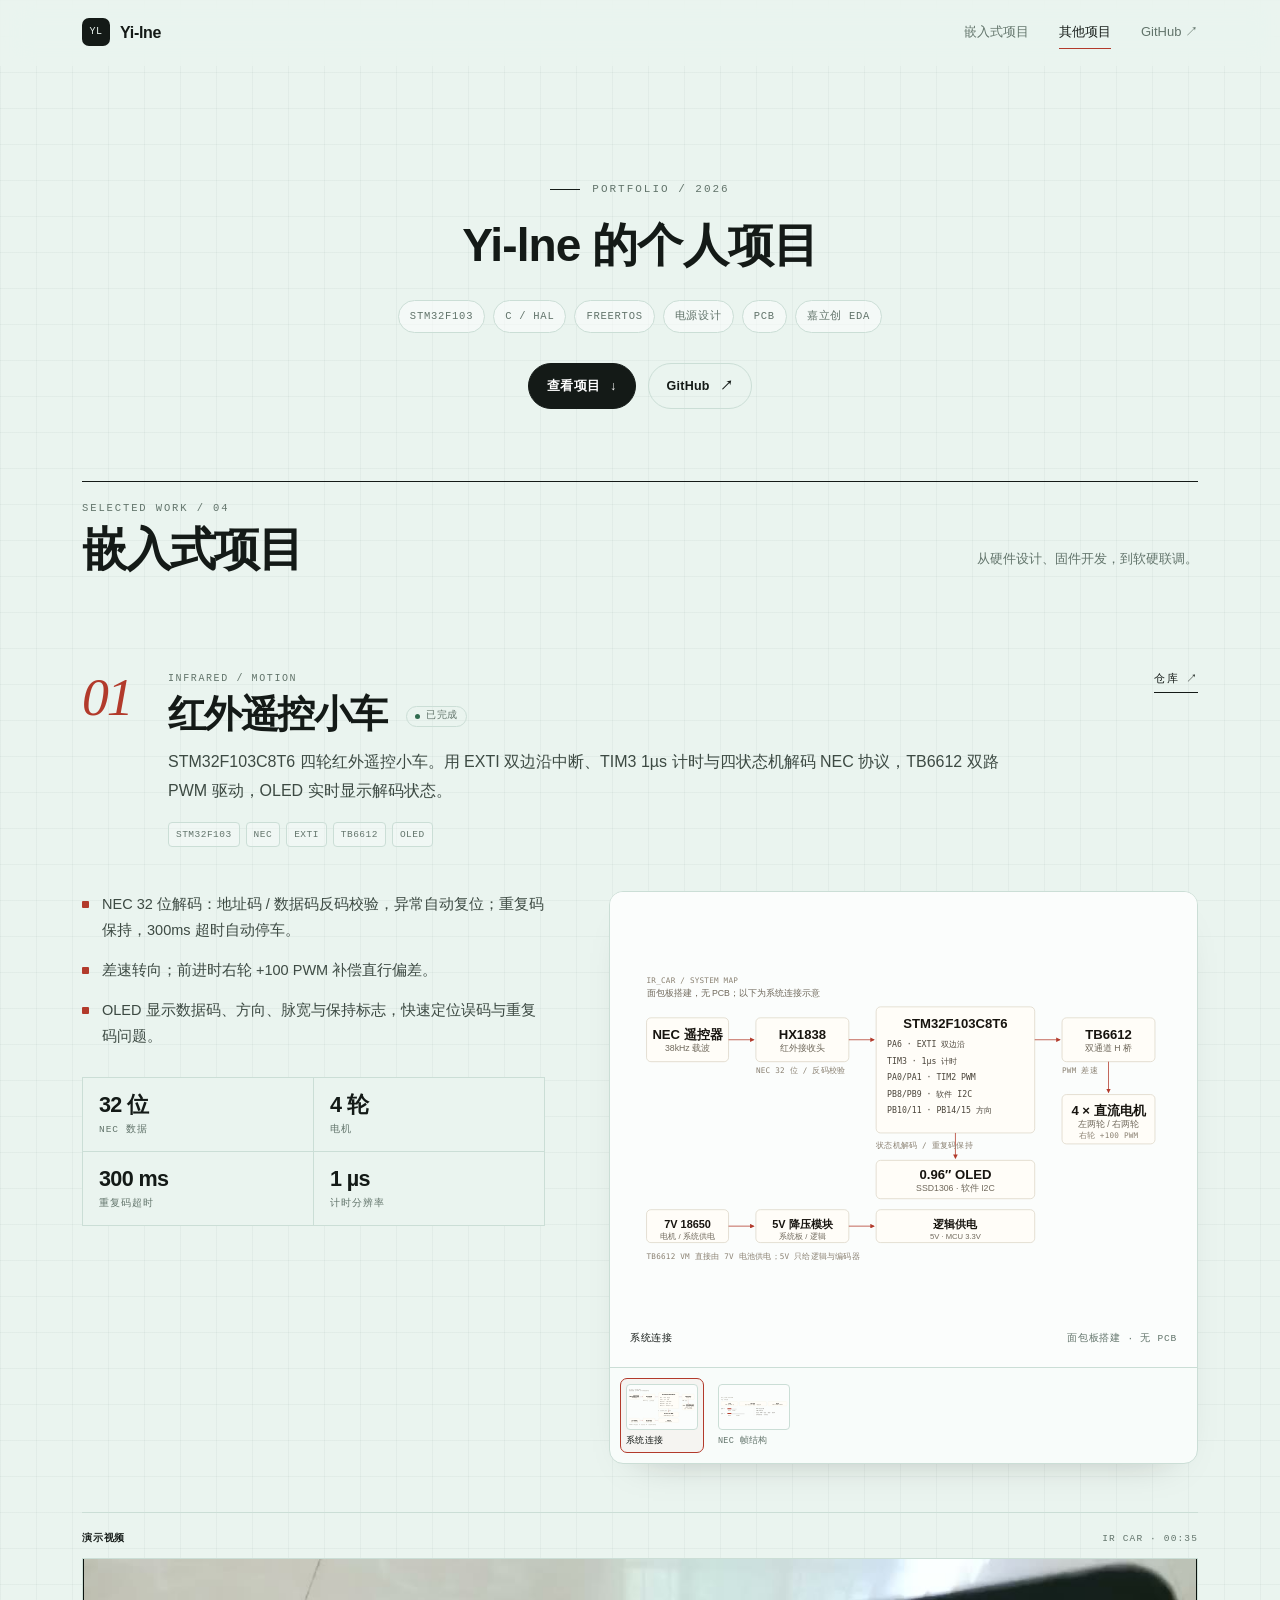
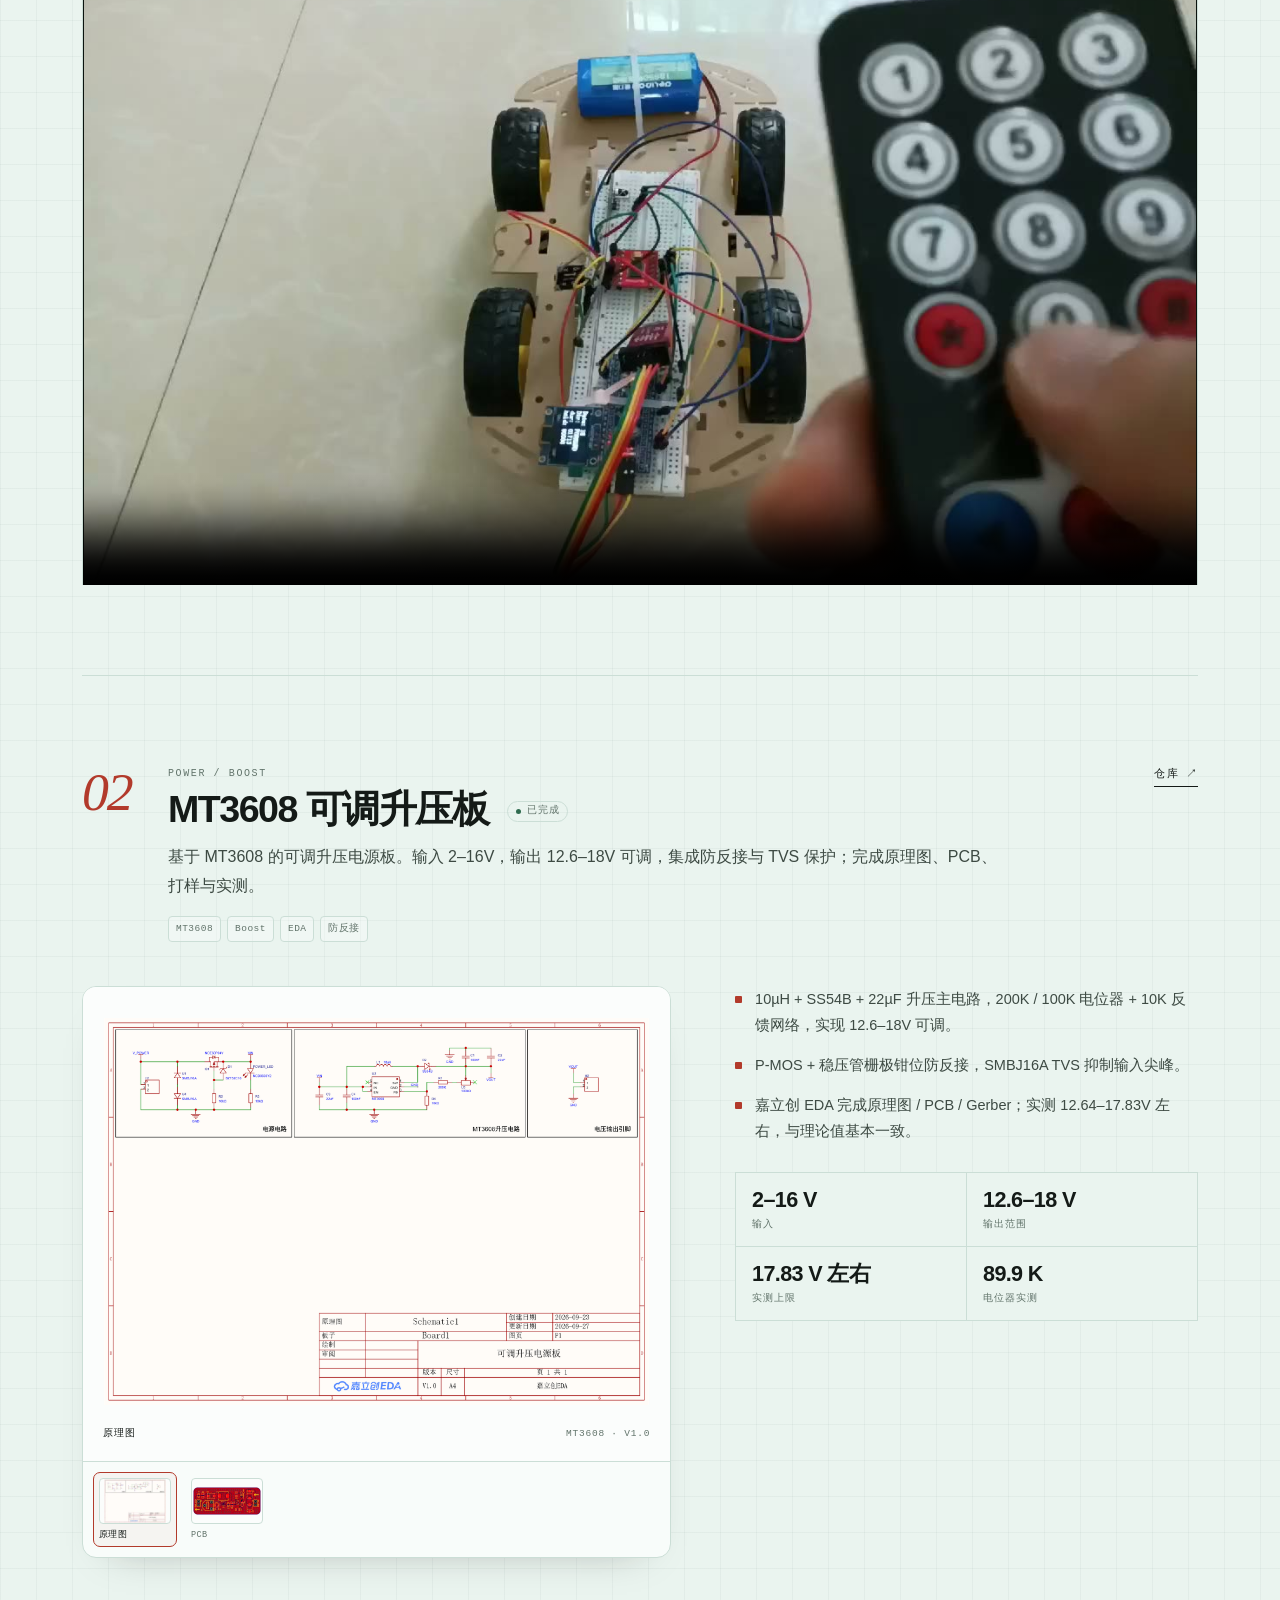
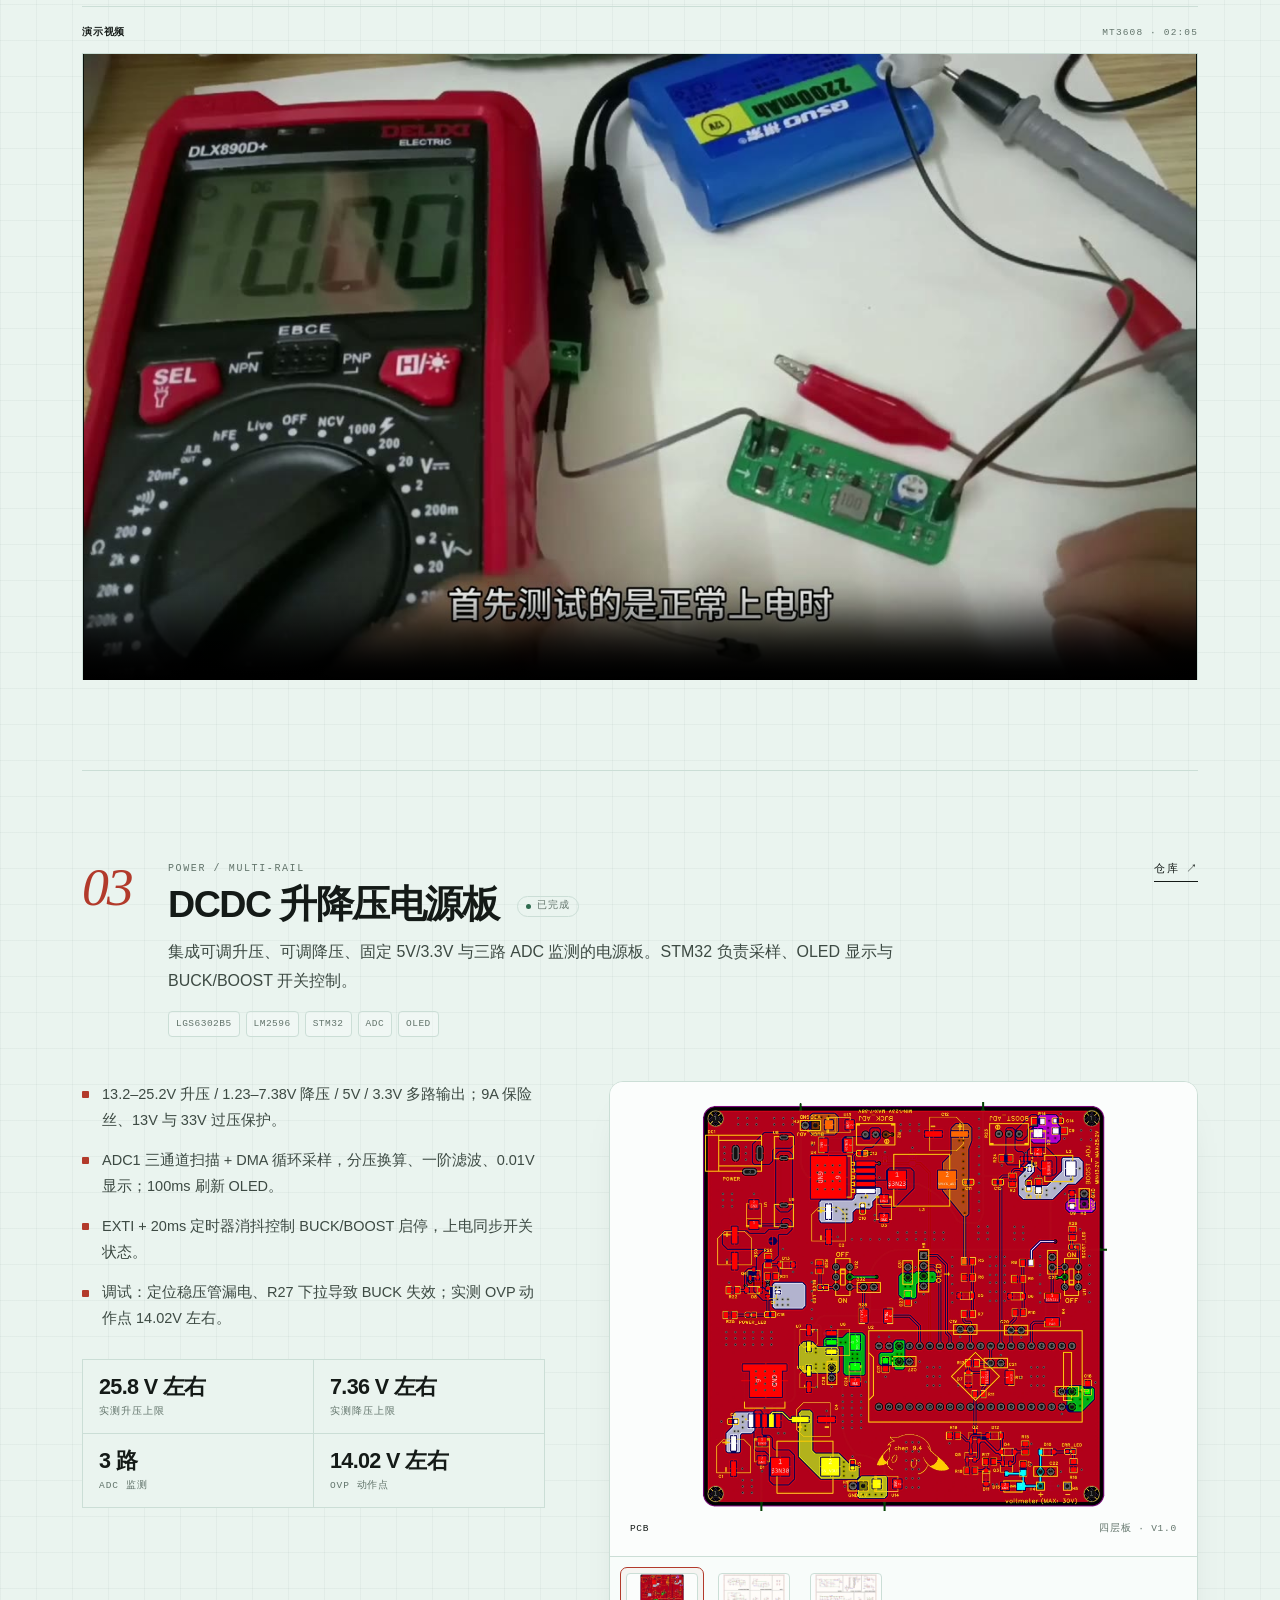
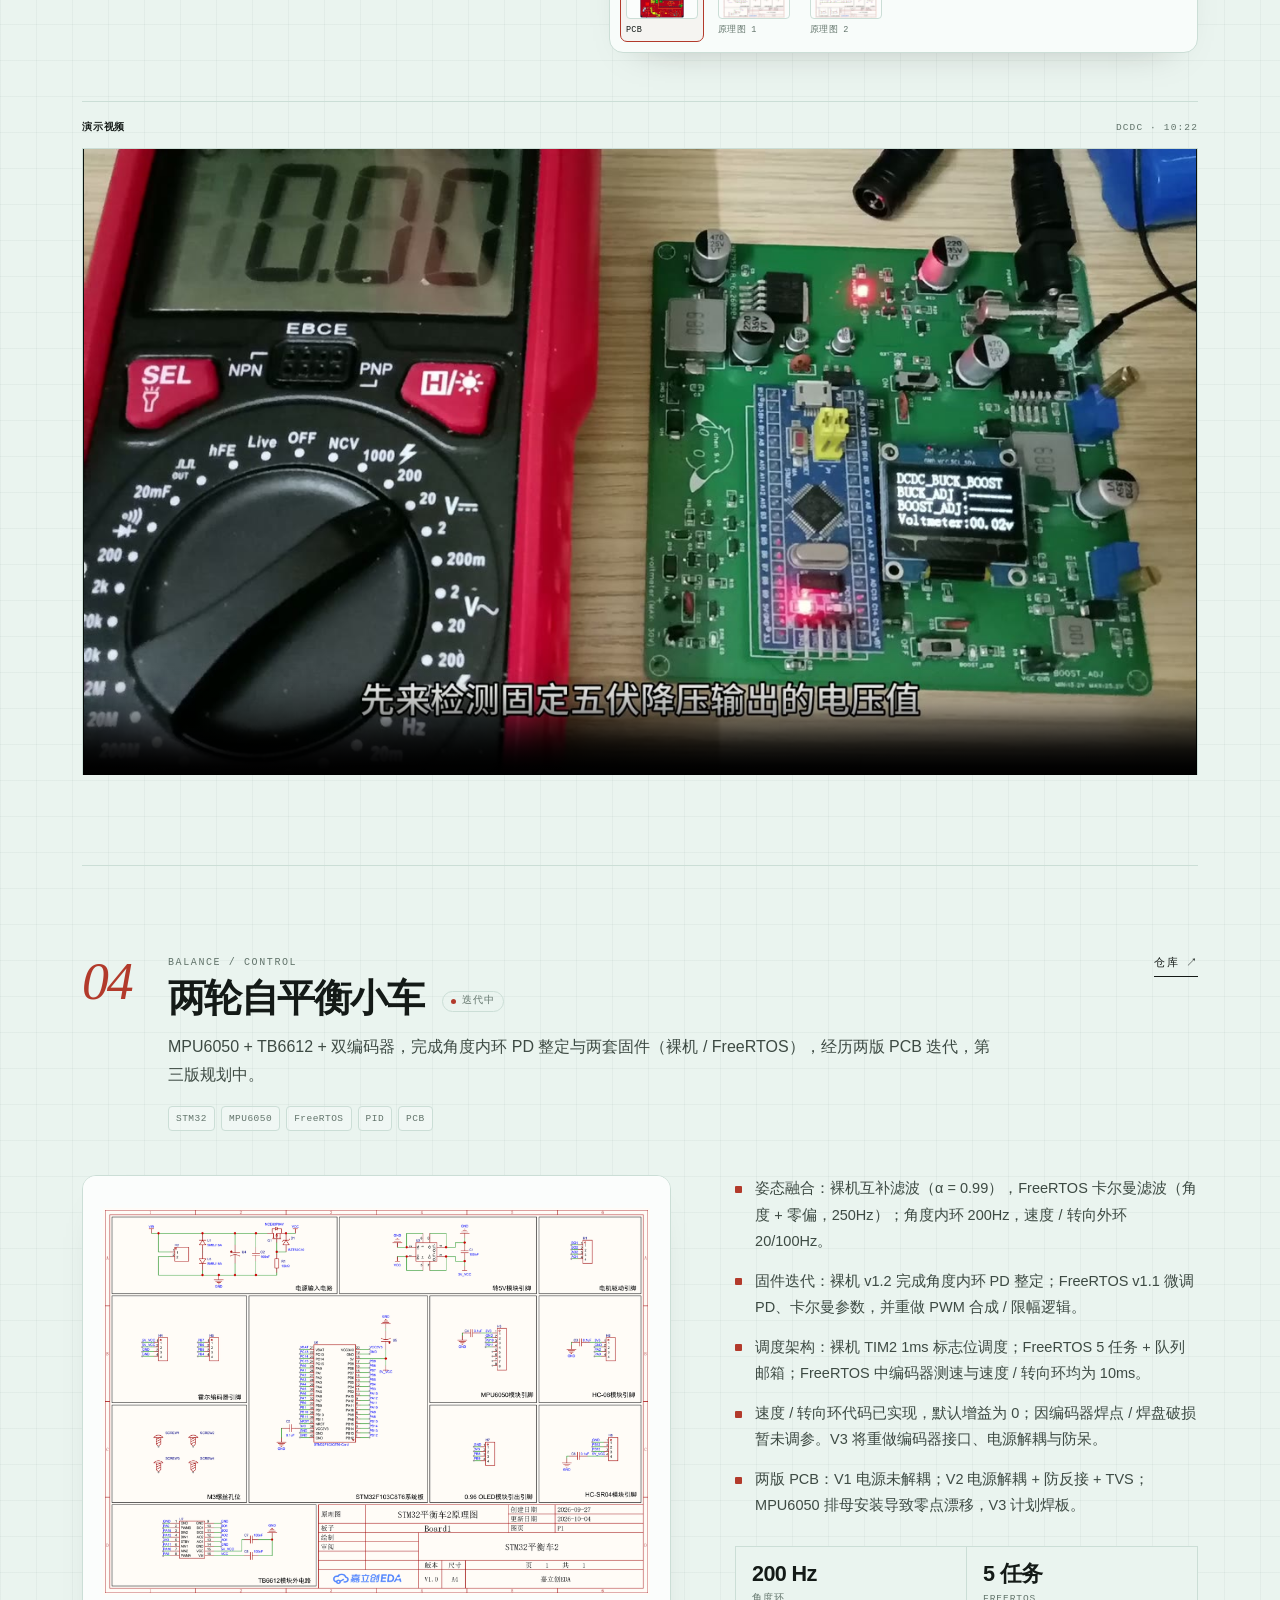
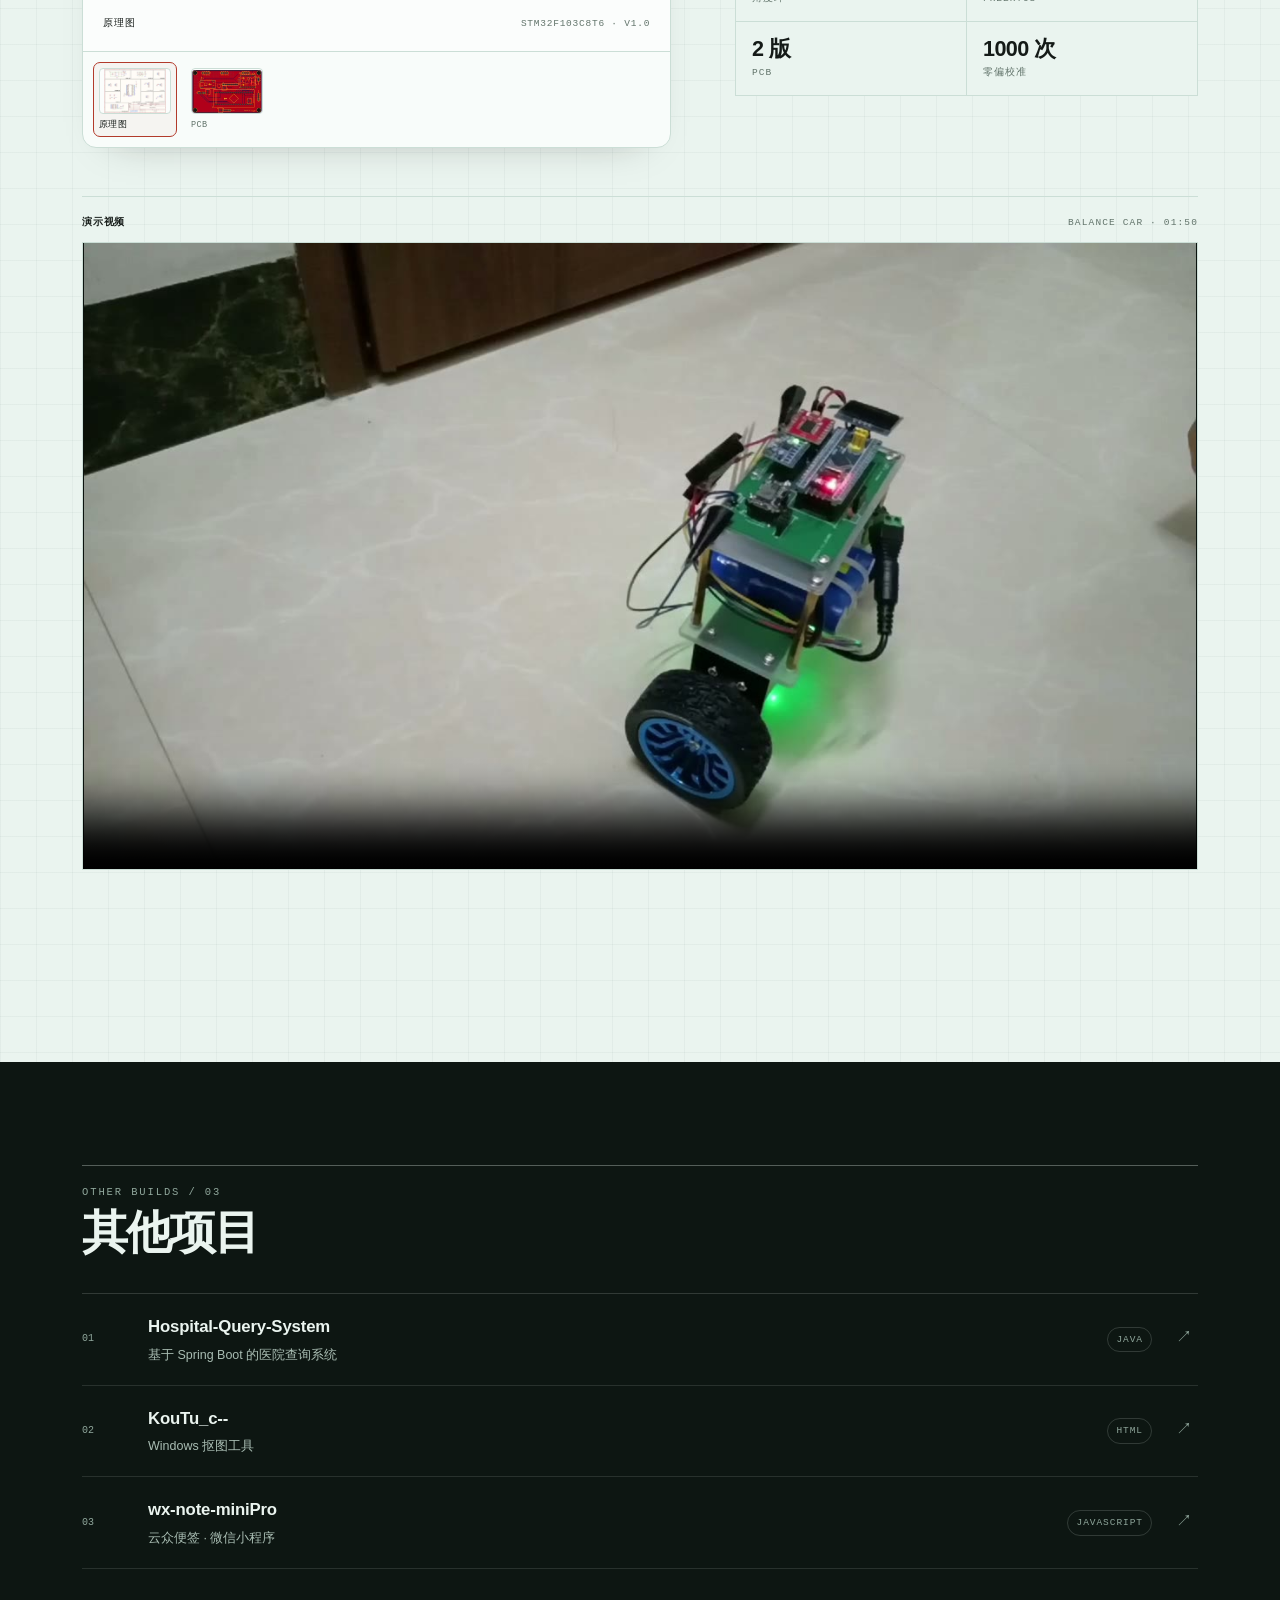
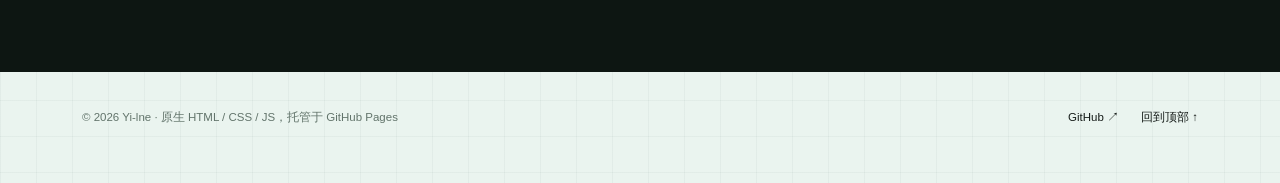
<file: index.html>
<!DOCTYPE html>
<html lang="zh-CN">
<head>
  <meta charset="utf-8">
  <meta name="viewport" content="width=device-width, initial-scale=1">
  <title>Yi-lne — 个人项目作品集</title>
  <meta name="description" content="Yi-lne 的个人项目作品集：STM32 固件、红外遥控小车、MT3608 升压板、DCDC 升降压电源板与两轮自平衡小车。">
  <meta name="theme-color" content="#eaf4ef">
  <link rel="canonical" href="https://yi-lne.github.io/">
  <link rel="icon" href="assets/favicon.svg" type="image/svg+xml">
  <link rel="stylesheet" href="assets/style.css?v=20261120-video">
  <script>document.documentElement.classList.add('js');</script>
  <meta property="og:type" content="website">
  <meta property="og:title" content="Yi-lne — 个人项目作品集">
  <meta property="og:description" content="STM32 固件、电源与 PCB：红外遥控小车、MT3608 升压板、DCDC 升降压电源板、两轮自平衡小车。">
  <meta property="og:url" content="https://yi-lne.github.io/">
  <meta property="og:image" content="https://yi-lne.github.io/assets/img/og.jpg">
  <meta property="og:image:width" content="1200">
  <meta property="og:image:height" content="630">
  <meta name="twitter:card" content="summary_large_image">
  <meta name="twitter:image" content="https://yi-lne.github.io/assets/img/og.jpg">
</head>
<body id="top">
  <a class="skip-link" href="#work">跳到项目</a>

  <header class="site-header">
    <div class="header-inner">
      <a class="logo" href="#top" aria-label="Yi-lne 首页">
        <span class="logo-mark" aria-hidden="true">YL</span>
        <span class="logo-text">Yi-lne</span>
      </a>
      <nav class="nav" aria-label="主导航">
        <a href="#work">嵌入式项目</a>
        <a href="#other">其他项目</a>
        <a href="https://github.com/Yi-lne" target="_blank" rel="noopener">GitHub <span aria-hidden="true">↗</span></a>
      </nav>
    </div>
  </header>

  <main>
    <section class="hero" aria-labelledby="hero-title">
      <div class="hero-copy">
        <p class="eyebrow">Portfolio / 2026</p>
        <h1 id="hero-title">Yi-lne 的个人项目</h1>
        <div class="chips" aria-label="技术栈">
          <span class="chip">STM32F103</span>
          <span class="chip">C / HAL</span>
          <span class="chip">FreeRTOS</span>
          <span class="chip">电源设计</span>
          <span class="chip">PCB</span>
          <span class="chip">嘉立创 EDA</span>
        </div>
        <div class="hero-actions">
          <a class="btn btn-primary" href="#work">查看项目 <span aria-hidden="true">↓</span></a>
          <a class="btn btn-ghost" href="https://github.com/Yi-lne" target="_blank" rel="noopener">GitHub <span aria-hidden="true">↗</span></a>
        </div>
      </div>
    </section>

    <section class="work" id="work" aria-labelledby="work-title">
      <header class="section-head" data-reveal>
        <div>
          <p class="section-label">Selected work / 04</p>
          <h2 class="section-title" id="work-title">嵌入式项目</h2>
        </div>
        <p class="section-note">从硬件设计、固件开发，到软硬联调。</p>
      </header>

      <div class="projects">
        <article class="project" id="ir-car" data-reveal>
          <header class="project-head">
            <span class="project-index" aria-hidden="true">01</span>
            <div class="project-head-text">
              <p class="project-kicker">Infrared / Motion</p>
              <h3>红外遥控小车 <span class="status"><i aria-hidden="true"></i>已完成</span></h3>
              <p class="project-summary">STM32F103C8T6 四轮红外遥控小车。用 EXTI 双边沿中断、TIM3 1µs 计时与四状态机解码 NEC 协议，TB6612 双路 PWM 驱动，OLED 实时显示解码状态。</p>
              <div class="tags" aria-label="技术标签">
                <span>STM32F103</span><span>NEC</span><span>EXTI</span><span>TB6612</span><span>OLED</span>
              </div>
            </div>
            <a class="repo-link" href="https://github.com/Yi-lne/Embedded-project--IR_Car" target="_blank" rel="noopener">仓库 <span aria-hidden="true">↗</span></a>
          </header>

          <div class="project-grid">
            <div class="project-info">
              <ul class="points">
                <li>NEC 32 位解码：地址码 / 数据码反码校验，异常自动复位；重复码保持，300ms 超时自动停车。</li>
                <li>差速转向；前进时右轮 +100 PWM 补偿直行偏差。</li>
                <li>OLED 显示数据码、方向、脉宽与保持标志，快速定位误码与重复码问题。</li>
              </ul>
              <div class="stats">
                <div><b>32 位</b><span>NEC 数据</span></div>
                <div><b>4 轮</b><span>电机</span></div>
                <div><b>300 ms</b><span>重复码超时</span></div>
                <div><b>1 µs</b><span>计时分辨率</span></div>
              </div>
            </div>

            <div class="project-viewer">
              <div class="viewer" data-viewer>
                <figure class="stage">
                  <img class="stage-img" src="assets/img/ir-system.svg" alt="IR_Car 系统连接示意" loading="lazy">
                  <figcaption>
                    <span class="stage-label">系统连接</span>
                    <span class="stage-caption">面包板搭建 · 无 PCB</span>
                  </figcaption>
                </figure>
                <div class="thumbs" role="group" aria-label="IR_Car 图片">
                  <button class="thumb is-active" type="button" aria-pressed="true"
                    data-src="assets/img/ir-system.svg" data-label="系统连接" data-caption="面包板搭建 · 无 PCB" data-alt="IR_Car 系统连接示意">
                    <img src="assets/img/ir-system.svg" alt="" loading="lazy">
                    <span>系统连接</span>
                  </button>
                  <button class="thumb" type="button" aria-pressed="false"
                    data-src="assets/img/ir-nec.svg" data-label="NEC 帧结构" data-caption="引导码 / 32 位数据 / 重复码" data-alt="NEC 帧结构示意">
                    <img src="assets/img/ir-nec.svg" alt="" loading="lazy">
                    <span>NEC 帧结构</span>
                  </button>
                </div>
              </div>
            </div>
          </div>

          <div class="project-demo">
            <div class="project-demo-head">
              <b>演示视频</b>
              <span>IR Car · 00:35</span>
            </div>
            <video style="display:block;width:100%;max-width:100%;margin:0 auto;" controls preload="none" playsinline poster="assets/img/demo-ir-car.jpg?v=20261120a" aria-label="红外遥控小车演示视频">
              <source src="assets/video/ir-car.mp4?v=20261120a" type="video/mp4">
              您的浏览器不支持视频播放。
            </video>
          </div>
        </article>

        <article class="project project--reverse" id="mt3608" data-reveal>
          <header class="project-head">
            <span class="project-index" aria-hidden="true">02</span>
            <div class="project-head-text">
              <p class="project-kicker">Power / Boost</p>
              <h3>MT3608 可调升压板 <span class="status"><i aria-hidden="true"></i>已完成</span></h3>
              <p class="project-summary">基于 MT3608 的可调升压电源板。输入 2–16V，输出 12.6–18V 可调，集成防反接与 TVS 保护；完成原理图、PCB、打样与实测。</p>
              <div class="tags" aria-label="技术标签">
                <span>MT3608</span><span>Boost</span><span>EDA</span><span>防反接</span>
              </div>
            </div>
            <a class="repo-link" href="https://github.com/Yi-lne/Embedded-project--DCDC_BOOST_MT3608" target="_blank" rel="noopener">仓库 <span aria-hidden="true">↗</span></a>
          </header>

          <div class="project-grid">
            <div class="project-info">
              <ul class="points">
                <li>10µH + SS54B + 22µF 升压主电路，200K / 100K 电位器 + 10K 反馈网络，实现 12.6–18V 可调。</li>
                <li>P-MOS + 稳压管栅极钳位防反接，SMBJ16A TVS 抑制输入尖峰。</li>
                <li>嘉立创 EDA 完成原理图 / PCB / Gerber；实测 12.64–17.83V 左右，与理论值基本一致。</li>
              </ul>
              <div class="stats">
                <div><b>2–16 V</b><span>输入</span></div>
                <div><b>12.6–18 V</b><span>输出范围</span></div>
                <div><b>17.83 V 左右</b><span>实测上限</span></div>
                <div><b>89.9 K</b><span>电位器实测</span></div>
              </div>
            </div>

            <div class="project-viewer">
              <div class="viewer" data-viewer>
                <figure class="stage">
                  <img class="stage-img" src="assets/img/mt3608-sch.webp" alt="MT3608 升压板原理图" loading="lazy">
                  <figcaption>
                    <span class="stage-label">原理图</span>
                    <span class="stage-caption">MT3608 · V1.0</span>
                  </figcaption>
                </figure>
                <div class="thumbs" role="group" aria-label="MT3608 图片">
                  <button class="thumb is-active" type="button" aria-pressed="true"
                    data-src="assets/img/mt3608-sch.webp" data-label="原理图" data-caption="MT3608 · V1.0" data-alt="MT3608 升压板原理图">
                    <img src="assets/img/mt3608-sch-thumb.webp" alt="" loading="lazy">
                    <span>原理图</span>
                  </button>
                  <button class="thumb" type="button" aria-pressed="false"
                    data-src="assets/img/mt3608-pcb.webp" data-label="PCB" data-caption="V1.0 · 板卡渲染" data-alt="MT3608 升压板 PCB">
                    <img src="assets/img/mt3608-pcb-thumb.webp" alt="" loading="lazy">
                    <span>PCB</span>
                  </button>
                </div>
              </div>
            </div>
          </div>

          <div class="project-demo">
            <div class="project-demo-head">
              <b>演示视频</b>
              <span>MT3608 · 02:05</span>
            </div>
            <video style="display:block;width:100%;max-width:100%;margin:0 auto;" controls preload="none" playsinline poster="assets/img/demo-mt3608.jpg?v=20261120a" aria-label="MT3608 可调升压板演示视频">
              <source src="assets/video/mt3608.mp4?v=20261120a" type="video/mp4">
              您的浏览器不支持视频播放。
            </video>
          </div>
        </article>

        <article class="project" id="dcdc" data-reveal>
          <header class="project-head">
            <span class="project-index" aria-hidden="true">03</span>
            <div class="project-head-text">
              <p class="project-kicker">Power / Multi-rail</p>
              <h3>DCDC 升降压电源板 <span class="status"><i aria-hidden="true"></i>已完成</span></h3>
              <p class="project-summary">集成可调升压、可调降压、固定 5V/3.3V 与三路 ADC 监测的电源板。STM32 负责采样、OLED 显示与 BUCK/BOOST 开关控制。</p>
              <div class="tags" aria-label="技术标签">
                <span>LGS6302B5</span><span>LM2596</span><span>STM32</span><span>ADC</span><span>OLED</span>
              </div>
            </div>
            <a class="repo-link" href="https://github.com/Yi-lne/Embedded-project--DCDC_BUCK_and_BOOST" target="_blank" rel="noopener">仓库 <span aria-hidden="true">↗</span></a>
          </header>

          <div class="project-grid">
            <div class="project-info">
              <ul class="points">
                <li>13.2–25.2V 升压 / 1.23–7.38V 降压 / 5V / 3.3V 多路输出；9A 保险丝、13V 与 33V 过压保护。</li>
                <li>ADC1 三通道扫描 + DMA 循环采样，分压换算、一阶滤波、0.01V 显示；100ms 刷新 OLED。</li>
                <li>EXTI + 20ms 定时器消抖控制 BUCK/BOOST 启停，上电同步开关状态。</li>
                <li>调试：定位稳压管漏电、R27 下拉导致 BUCK 失效；实测 OVP 动作点 14.02V 左右。</li>
              </ul>
              <div class="stats">
                <div><b>25.8 V 左右</b><span>实测升压上限</span></div>
                <div><b>7.36 V 左右</b><span>实测降压上限</span></div>
                <div><b>3 路</b><span>ADC 监测</span></div>
                <div><b>14.02 V 左右</b><span>OVP 动作点</span></div>
              </div>
            </div>

            <div class="project-viewer">
              <div class="viewer" data-viewer>
                <figure class="stage">
                  <img class="stage-img" src="assets/img/dcdc-pcb.webp" alt="DCDC 升降压电源板 PCB" loading="lazy">
                  <figcaption>
                    <span class="stage-label">PCB</span>
                    <span class="stage-caption">四层板 · V1.0</span>
                  </figcaption>
                </figure>
                <div class="thumbs" role="group" aria-label="DCDC 图片">
                  <button class="thumb is-active" type="button" aria-pressed="true"
                    data-src="assets/img/dcdc-pcb.webp" data-label="PCB" data-caption="四层板 · V1.0" data-alt="DCDC 升降压电源板 PCB">
                    <img src="assets/img/dcdc-pcb-thumb.webp" alt="" loading="lazy">
                    <span>PCB</span>
                  </button>
                  <button class="thumb" type="button" aria-pressed="false"
                    data-src="assets/img/dcdc-sch-1.webp" data-label="原理图 1" data-caption="升降压模块" data-alt="DCDC 升降压模块原理图">
                    <img src="assets/img/dcdc-sch-1-thumb.webp" alt="" loading="lazy">
                    <span>原理图 1</span>
                  </button>
                  <button class="thumb" type="button" aria-pressed="false"
                    data-src="assets/img/dcdc-sch-2.webp" data-label="原理图 2" data-caption="电源与主控模块" data-alt="DCDC 电源与主控模块原理图">
                    <img src="assets/img/dcdc-sch-2-thumb.webp" alt="" loading="lazy">
                    <span>原理图 2</span>
                  </button>
                </div>
              </div>
            </div>
          </div>

          <div class="project-demo">
            <div class="project-demo-head">
              <b>演示视频</b>
              <span>DCDC · 10:22</span>
            </div>
            <video style="display:block;width:100%;max-width:100%;margin:0 auto;" controls preload="none" playsinline poster="assets/img/demo-dcdc.jpg?v=20261120a" aria-label="DCDC 升降压电源板演示视频">
              <source src="assets/video/dcdc.mp4?v=20261120a" type="video/mp4">
              您的浏览器不支持视频播放。
            </video>
          </div>
        </article>

        <article class="project project--reverse" id="balance" data-reveal>
          <header class="project-head">
            <span class="project-index" aria-hidden="true">04</span>
            <div class="project-head-text">
              <p class="project-kicker">Balance / Control</p>
              <h3>两轮自平衡小车 <span class="status status--wip"><i aria-hidden="true"></i>迭代中</span></h3>
              <p class="project-summary">MPU6050 + TB6612 + 双编码器，完成角度内环 PD 整定与两套固件（裸机 / FreeRTOS），经历两版 PCB 迭代，第三版规划中。</p>
              <div class="tags" aria-label="技术标签">
                <span>STM32</span><span>MPU6050</span><span>FreeRTOS</span><span>PID</span><span>PCB</span>
              </div>
            </div>
            <a class="repo-link" href="https://github.com/Yi-lne/Embedded-project--Balance_Car" target="_blank" rel="noopener">仓库 <span aria-hidden="true">↗</span></a>
          </header>

          <div class="project-grid">
            <div class="project-info">
              <ul class="points">
                <li>姿态融合：裸机互补滤波（α = 0.99），FreeRTOS 卡尔曼滤波（角度 + 零偏，250Hz）；角度内环 200Hz，速度 / 转向外环 20/100Hz。</li>
                <li>固件迭代：裸机 v1.2 完成角度内环 PD 整定；FreeRTOS v1.1 微调 PD、卡尔曼参数，并重做 PWM 合成 / 限幅逻辑。</li>
                <li>调度架构：裸机 TIM2 1ms 标志位调度；FreeRTOS 5 任务 + 队列邮箱；FreeRTOS 中编码器测速与速度 / 转向环均为 10ms。</li>
                <li>速度 / 转向环代码已实现，默认增益为 0；因编码器焊点 / 焊盘破损暂未调参。V3 将重做编码器接口、电源解耦与防呆。</li>
                <li>两版 PCB：V1 电源未解耦；V2 电源解耦 + 防反接 + TVS；MPU6050 排母安装导致零点漂移，V3 计划焊板。</li>
              </ul>
              <div class="stats">
                <div><b>200 Hz</b><span>角度环</span></div>
                <div><b>5 任务</b><span>FreeRTOS</span></div>
                <div><b>2 版</b><span>PCB</span></div>
                <div><b>1000 次</b><span>零偏校准</span></div>
              </div>
            </div>

            <div class="project-viewer">
              <div class="viewer" data-viewer>
                <figure class="stage">
                  <img class="stage-img" src="assets/img/balance-sch.webp" alt="STM32 平衡车原理图" loading="lazy">
                  <figcaption>
                    <span class="stage-label">原理图</span>
                    <span class="stage-caption">STM32F103C8T6 · V1.0</span>
                  </figcaption>
                </figure>
                <div class="thumbs" role="group" aria-label="Balance Car 图片">
                  <button class="thumb is-active" type="button" aria-pressed="true"
                    data-src="assets/img/balance-sch.webp" data-label="原理图" data-caption="STM32F103C8T6 · V1.0" data-alt="STM32 平衡车原理图">
                    <img src="assets/img/balance-sch-thumb.webp" alt="" loading="lazy">
                    <span>原理图</span>
                  </button>
                  <button class="thumb" type="button" aria-pressed="false"
                    data-src="assets/img/balance-pcb.webp" data-label="PCB" data-caption="V2 · 底层视图" data-alt="STM32 平衡车 PCB">
                    <img src="assets/img/balance-pcb-thumb.webp" alt="" loading="lazy">
                    <span>PCB</span>
                  </button>
                </div>
              </div>
            </div>
          </div>

          <div class="project-demo">
            <div class="project-demo-head">
              <b>演示视频</b>
              <span>Balance Car · 01:50</span>
            </div>
            <video style="display:block;width:100%;max-width:100%;margin:0 auto;" controls preload="none" playsinline poster="assets/img/demo-balance.jpg?v=20261120a" aria-label="两轮自平衡小车演示视频">
              <source src="assets/video/balance.mp4?v=20261120a" type="video/mp4">
              您的浏览器不支持视频播放。
            </video>
          </div>
        </article>
      </div>
    </section>

    <section class="other" id="other" aria-labelledby="other-title">
      <div class="other-inner">
        <header class="section-head section-head--dark" data-reveal>
          <div>
            <p class="section-label">Other builds / 03</p>
            <h2 class="section-title" id="other-title">其他项目</h2>
          </div>
        </header>

        <div class="other-list" data-reveal>
          <a class="other-row" href="https://github.com/Yi-lne/Hospital-Query-System" target="_blank" rel="noopener">
            <span class="other-num">01</span>
            <div class="other-text">
              <h3>Hospital-Query-System</h3>
              <p>基于 Spring Boot 的医院查询系统</p>
            </div>
            <span class="lang">Java</span>
            <span class="other-arrow" aria-hidden="true">↗</span>
          </a>
          <a class="other-row" href="https://github.com/Yi-lne/KouTu_c--" target="_blank" rel="noopener">
            <span class="other-num">02</span>
            <div class="other-text">
              <h3>KouTu_c--</h3>
              <p>Windows 抠图工具</p>
            </div>
            <span class="lang">HTML</span>
            <span class="other-arrow" aria-hidden="true">↗</span>
          </a>
          <a class="other-row" href="https://github.com/Yi-lne/wx-note-miniPro" target="_blank" rel="noopener">
            <span class="other-num">03</span>
            <div class="other-text">
              <h3>wx-note-miniPro</h3>
              <p>云众便签 · 微信小程序</p>
            </div>
            <span class="lang">JavaScript</span>
            <span class="other-arrow" aria-hidden="true">↗</span>
          </a>
        </div>
      </div>
    </section>
  </main>

  <footer class="site-footer">
    <p>© 2026 Yi-lne · 原生 HTML / CSS / JS，托管于 GitHub Pages</p>
    <p class="footer-links">
      <a href="https://github.com/Yi-lne" target="_blank" rel="noopener">GitHub ↗</a>
      <a href="#top">回到顶部 ↑</a>
    </p>
  </footer>

  <dialog id="lightbox" class="lightbox" aria-label="图片预览">
    <div class="lightbox-inner">
      <button class="lightbox-close" type="button" aria-label="关闭">×</button>
      <button class="lightbox-nav lightbox-prev" type="button" aria-label="上一张">‹</button>
      <img id="lightbox-img" alt="">
      <button class="lightbox-nav lightbox-next" type="button" aria-label="下一张">›</button>
      <div class="lightbox-bar">
        <span id="lightbox-caption"></span>
        <span class="lightbox-meta">
          <a id="lightbox-open" class="lightbox-open" href="#" target="_blank" rel="noopener">原图 ↗</a>
          <span id="lightbox-count"></span>
        </span>
      </div>
    </div>
  </dialog>

  <script src="assets/script.js" defer></script>
</body>
</html>
</file>
<file: assets/style.css>
:root {
  --paper: #eaf4ef;
  --paper-2: #e2f0e9;
  --card: #f8fcfa;
  --ink: #141a17;
  --muted: #62746b;
  --line: #cbded6;
  --accent: #b23a2b;
  --accent-dark: #8d2a1f;
  --ok: #2f6b4f;
  --dark: #0d1612;
  --max: 1180px;
  --pad: clamp(18px, 4vw, 32px);
  --radius: 14px;
  --sans: "Inter", "Segoe UI", "PingFang SC", "Microsoft YaHei", "Noto Sans SC", sans-serif;
  --serif: "Iowan Old Style", "Palatino Linotype", "Book Antiqua", Georgia, "Songti SC", "SimSun", serif;
  --mono: "SFMono-Regular", "Cascadia Mono", "Roboto Mono", Consolas, monospace;
}

*,
*::before,
*::after { box-sizing: border-box; }

html {
  scroll-behavior: smooth;
  scroll-padding-top: 84px;
}

body {
  margin: 0;
  color: var(--ink);
  background-color: var(--paper);
  background-image:
    radial-gradient(1200px 760px at 80% -12%, rgba(255, 255, 255, .9), transparent 62%),
    linear-gradient(rgba(20, 60, 42, .04) 1px, transparent 1px),
    linear-gradient(90deg, rgba(20, 60, 42, .04) 1px, transparent 1px);
  background-size: auto, 36px 36px, 36px 36px;
  font-family: var(--sans);
  font-size: 16px;
  line-height: 1.6;
  -webkit-font-smoothing: antialiased;
  text-rendering: optimizeLegibility;
}

::selection { background: var(--accent); color: #fff; }

img { max-width: 100%; }

a { color: inherit; }

:focus-visible {
  outline: 2px solid var(--accent);
  outline-offset: 3px;
}

.skip-link {
  position: fixed;
  top: -70px;
  left: 18px;
  z-index: 100;
  padding: 10px 14px;
  border-radius: 6px;
  background: var(--ink);
  color: var(--paper);
  font-size: 12px;
  text-decoration: none;
  transition: top .2s ease;
}
.skip-link:focus { top: 16px; }

/* ---------- header ---------- */

.site-header {
  position: sticky;
  top: 0;
  z-index: 60;
  background: rgba(234, 244, 239, .8);
  border-bottom: 1px solid transparent;
  backdrop-filter: saturate(140%) blur(14px);
  -webkit-backdrop-filter: saturate(140%) blur(14px);
  transition: background .25s ease, border-color .25s ease;
}
.site-header.is-scrolled {
  background: rgba(234, 244, 239, .94);
  border-bottom-color: var(--line);
}

.header-inner {
  width: 100%;
  max-width: var(--max);
  margin: 0 auto;
  padding: 16px var(--pad);
  display: flex;
  align-items: center;
  justify-content: space-between;
  gap: 24px;
}

.logo {
  display: inline-flex;
  align-items: center;
  gap: 10px;
  color: var(--ink);
  text-decoration: none;
}
.logo-mark {
  display: grid;
  place-items: center;
  width: 28px;
  height: 28px;
  border-radius: 7px;
  background: var(--ink);
  color: var(--paper);
  font-family: var(--mono);
  font-size: 10px;
  letter-spacing: .04em;
}
.logo-text {
  font-weight: 650;
  letter-spacing: -.02em;
}

.nav {
  display: flex;
  align-items: center;
  gap: clamp(14px, 2.4vw, 30px);
  font-size: 13px;
}
.nav a {
  position: relative;
  padding: 6px 0;
  color: var(--muted);
  text-decoration: none;
  transition: color .2s ease;
}
.nav a::after {
  content: "";
  position: absolute;
  left: 0;
  right: 0;
  bottom: 0;
  height: 1px;
  background: var(--accent);
  transform: scaleX(0);
  transform-origin: right;
  transition: transform .3s ease;
}
.nav a:hover,
.nav a.is-active { color: var(--ink); }
.nav a:hover::after,
.nav a.is-active::after {
  transform: scaleX(1);
  transform-origin: left;
}

/* ---------- hero ---------- */

.hero {
  width: 100%;
  max-width: var(--max);
  margin: 0 auto;
  padding: clamp(72px, 9vw, 118px) var(--pad) clamp(48px, 6vw, 72px);
  display: flex;
  flex-direction: column;
  align-items: center;
  text-align: center;
}

.hero-copy {
  display: flex;
  flex-direction: column;
  align-items: center;
  max-width: 760px;
}

.eyebrow {
  display: flex;
  align-items: center;
  justify-content: center;
  gap: 12px;
  margin: 0;
  color: var(--muted);
  font-family: var(--mono);
  font-size: 11px;
  letter-spacing: .18em;
  text-transform: uppercase;
}
.eyebrow::before {
  content: "";
  width: 30px;
  height: 1px;
  background: var(--ink);
}

.hero h1 {
  margin: 18px 0 0;
  color: var(--ink);
  font-size: clamp(1.9rem, 3.6vw, 2.9rem);
  font-weight: 600;
  line-height: 1.25;
  letter-spacing: -.02em;
}

.chips {
  display: flex;
  flex-wrap: wrap;
  justify-content: center;
  gap: 8px;
  margin-top: 26px;
}
.chip {
  padding: 7px 11px;
  border: 1px solid var(--line);
  border-radius: 999px;
  background: rgba(255, 255, 255, .5);
  color: var(--muted);
  font-family: var(--mono);
  font-size: 10.5px;
  letter-spacing: .07em;
  text-transform: uppercase;
  white-space: nowrap;
}

.hero-actions {
  display: flex;
  flex-wrap: wrap;
  justify-content: center;
  gap: 12px;
  margin-top: 30px;
}
.btn {
  display: inline-flex;
  align-items: center;
  gap: 10px;
  padding: 12px 18px;
  border-radius: 999px;
  font-size: 12.5px;
  font-weight: 600;
  letter-spacing: .02em;
  text-decoration: none;
  transition: background .2s ease, color .2s ease, border-color .2s ease, transform .2s ease;
}
.btn-primary {
  border: 1px solid var(--ink);
  background: var(--ink);
  color: #fff;
}
.btn-primary:hover {
  border-color: var(--accent);
  background: var(--accent);
  color: #fff;
  transform: translateY(-1px);
}
.btn-ghost {
  border: 1px solid var(--line);
  color: var(--ink);
  background: transparent;
}
.btn-ghost:hover {
  border-color: var(--ink);
  background: rgba(255, 255, 255, .35);
}

/* ---------- sections ---------- */

.work {
  width: 100%;
  max-width: var(--max);
  margin: 0 auto;
  padding: 0 var(--pad);
}

.section-head {
  display: flex;
  align-items: flex-end;
  justify-content: space-between;
  gap: 24px;
  padding: 18px 0 0;
  border-top: 1px solid var(--ink);
}
.section-label {
  margin: 0 0 8px;
  color: var(--muted);
  font-family: var(--mono);
  font-size: 10.5px;
  letter-spacing: .18em;
  text-transform: uppercase;
}
.section-title {
  margin: 0;
  font-size: clamp(1.9rem, 3.6vw, 3rem);
  font-weight: 650;
  line-height: 1.05;
  letter-spacing: -.045em;
}
.section-note {
  margin: 0 0 4px;
  color: var(--muted);
  font-size: 12.5px;
}

.projects { margin-top: 8px; }

.project {
  padding: clamp(52px, 7vw, 90px) 0;
  border-bottom: 1px solid var(--line);
}
.project:last-child { border-bottom: 0; }

.project-head {
  display: grid;
  grid-template-columns: 54px minmax(0, 1fr) auto;
  gap: clamp(16px, 3vw, 32px);
  align-items: start;
  margin-bottom: clamp(28px, 4vw, 44px);
}
.project-index {
  color: var(--accent);
  font-family: var(--serif);
  font-size: clamp(2.2rem, 4.2vw, 3.6rem);
  font-style: italic;
  line-height: 1;
  letter-spacing: -.04em;
}
.project-kicker {
  margin: 0 0 6px;
  color: var(--muted);
  font-family: var(--mono);
  font-size: 10px;
  letter-spacing: .16em;
  text-transform: uppercase;
}
.project h3 {
  margin: 0;
  font-size: clamp(1.55rem, 3vw, 2.35rem);
  font-weight: 650;
  line-height: 1.15;
  letter-spacing: -.04em;
}
.project-summary {
  max-width: 52em;
  margin: 12px 0 0;
  color: #3d4a43;
  line-height: 1.8;
}
.project-summary,
.points li,
.other-text h3,
.other-text p { overflow-wrap: anywhere; }
.other-text { min-width: 0; }
.status {
  display: inline-flex;
  align-items: center;
  gap: 6px;
  margin-left: 10px;
  padding: 4px 8px;
  border: 1px solid var(--line);
  border-radius: 999px;
  color: var(--muted);
  font-family: var(--mono);
  font-size: 9.5px;
  font-weight: 500;
  letter-spacing: .08em;
  text-transform: uppercase;
  vertical-align: middle;
  white-space: nowrap;
}
.status i {
  width: 5px;
  height: 5px;
  border-radius: 50%;
  background: var(--ok);
}
.status--wip i { background: var(--accent); }

.tags {
  display: flex;
  flex-wrap: wrap;
  gap: 6px;
  margin-top: 16px;
}
.tags span {
  padding: 4px 7px;
  border: 1px solid var(--line);
  border-radius: 4px;
  background: rgba(255, 255, 255, .28);
  color: var(--muted);
  font-family: var(--mono);
  font-size: 9.5px;
  letter-spacing: .05em;
}

.repo-link {
  padding-bottom: 4px;
  border-bottom: 1px solid var(--ink);
  color: var(--ink);
  font-family: var(--mono);
  font-size: 10.5px;
  letter-spacing: .1em;
  text-decoration: none;
  text-transform: uppercase;
  white-space: nowrap;
  transition: color .2s ease, border-color .2s ease;
}
.repo-link:hover {
  border-color: var(--accent);
  color: var(--accent);
}

.project-grid {
  display: grid;
  grid-template-columns: minmax(0, .88fr) minmax(0, 1.12fr);
  gap: clamp(28px, 5vw, 64px);
  align-items: start;
}
.project--reverse .project-grid {
  grid-template-columns: minmax(0, 1.12fr) minmax(0, .88fr);
}
.project--reverse .project-info { order: 2; }
.project--reverse .project-viewer { order: 1; }

.points {
  display: grid;
  gap: 14px;
  margin: 0;
  padding: 0;
  list-style: none;
}
.points li {
  position: relative;
  padding-left: 20px;
  color: #3d4a43;
  font-size: 14.5px;
  line-height: 1.8;
}
.points li::before {
  content: "";
  position: absolute;
  top: .72em;
  left: 0;
  width: 7px;
  height: 7px;
  border-radius: 1px;
  background: var(--accent);
}

.stats {
  display: grid;
  grid-template-columns: repeat(2, minmax(0, 1fr));
  gap: 1px;
  margin-top: 28px;
  border: 1px solid var(--line);
  background: var(--line);
}
.stats div {
  padding: 14px 16px;
  background: var(--paper);
}
.stats b {
  display: block;
  font-size: clamp(1.1rem, 1.8vw, 1.35rem);
  font-weight: 650;
  line-height: 1.2;
  letter-spacing: -.03em;
}
.stats span {
  display: block;
  margin-top: 4px;
  color: var(--muted);
  font-family: var(--mono);
  font-size: 9.5px;
  letter-spacing: .1em;
  text-transform: uppercase;
}

/* ---------- project demo video ---------- */

.project-demo {
  margin-top: clamp(30px, 4.5vw, 48px);
  padding-top: 18px;
  border-top: 1px solid var(--line);
}
.project-demo-head {
  display: flex;
  align-items: baseline;
  justify-content: space-between;
  gap: 16px;
  margin-bottom: 12px;
  color: var(--muted);
  font-family: var(--mono);
  font-size: 9.5px;
  letter-spacing: .12em;
  text-transform: uppercase;
}
.project-demo-head b {
  color: var(--ink);
  font-weight: 600;
  letter-spacing: .08em;
}
.project-demo video {
  display: block;
  width: 100%;
  max-width: 100%;
  margin-inline: auto;
  aspect-ratio: 16 / 9;
  height: auto;
  border: 1px solid var(--line);
  background: #0b120e;
  object-fit: contain;
}

/* ---------- image viewer ---------- */

.viewer {
  overflow: hidden;
  border: 1px solid var(--line);
  border-radius: var(--radius);
  background: var(--card);
  box-shadow: 0 18px 40px -30px rgba(23, 20, 15, .35);
}

.stage {
  position: relative;
  margin: 0;
  padding: clamp(12px, 2vw, 20px);
  background: #fbfdfc;
  cursor: zoom-in;
}
.stage::after {
  content: "点击放大 ↗";
  position: absolute;
  top: 14px;
  right: 14px;
  padding: 5px 8px;
  border: 1px solid var(--line);
  border-radius: 999px;
  background: rgba(234, 244, 239, .92);
  color: var(--muted);
  font-family: var(--mono);
  font-size: 9px;
  letter-spacing: .08em;
  text-transform: uppercase;
  opacity: 0;
  transition: opacity .2s ease;
}
.stage:hover::after,
.stage:focus-within::after { opacity: 1; }

.stage-img {
  display: block;
  width: 100%;
  height: clamp(280px, 32vw, 460px);
  object-fit: contain;
  object-position: center;
}
.stage figcaption {
  display: flex;
  align-items: baseline;
  justify-content: space-between;
  gap: 16px;
  margin-top: 10px;
  color: var(--muted);
  font-family: var(--mono);
  font-size: 9.5px;
  letter-spacing: .08em;
  text-transform: uppercase;
}
.stage-label { color: var(--ink); }

.thumbs {
  display: flex;
  gap: 8px;
  padding: 10px;
  overflow-x: auto;
  border-top: 1px solid var(--line);
  scrollbar-width: thin;
}
.thumb {
  display: grid;
  flex: 0 0 auto;
  gap: 5px;
  width: 84px;
  padding: 5px;
  border: 1px solid transparent;
  border-radius: 7px;
  background: transparent;
  cursor: pointer;
  text-align: left;
  transition: border-color .2s ease, background .2s ease;
}
.thumb img {
  display: block;
  width: 100%;
  height: 46px;
  border: 1px solid var(--line);
  border-radius: 4px;
  background: #fbfdfc;
  object-fit: contain;
}
.thumb span {
  overflow: hidden;
  color: var(--muted);
  font-family: var(--mono);
  font-size: 8.5px;
  letter-spacing: .04em;
  text-overflow: ellipsis;
  white-space: nowrap;
}
.thumb:hover {
  border-color: var(--line);
  background: rgba(255, 255, 255, .45);
}
.thumb.is-active {
  border-color: var(--accent);
  background: rgba(178, 58, 43, .04);
}
.thumb.is-active span { color: var(--ink); }

/* ---------- other projects ---------- */

.other {
  margin-top: clamp(60px, 8vw, 110px);
  padding: clamp(60px, 8vw, 110px) 0;
  background: var(--dark);
  color: var(--paper);
}
.other-inner {
  width: 100%;
  max-width: var(--max);
  margin: 0 auto;
  padding: 0 var(--pad);
}
.section-head--dark { border-top-color: rgba(234, 244, 239, .32); }
.section-head--dark .section-label,
.section-head--dark .section-note { color: #8fa69b; }
.section-head--dark .section-title { color: var(--paper); }

.other-list {
  margin-top: 36px;
  border-top: 1px solid rgba(234, 244, 239, .16);
}
.other-row {
  display: grid;
  grid-template-columns: 42px minmax(0, 1fr) auto 22px;
  gap: clamp(12px, 2.5vw, 24px);
  align-items: center;
  padding: 20px 0;
  border-bottom: 1px solid rgba(234, 244, 239, .12);
  color: inherit;
  text-decoration: none;
  transition: background .2s ease, padding .2s ease;
}
.other-row:hover {
  padding-right: 8px;
  padding-left: 8px;
  background: rgba(234, 244, 239, .05);
}
.other-num {
  color: #8fa69b;
  font-family: var(--mono);
  font-size: 10px;
}
.other-text h3 {
  margin: 0;
  font-size: 1.05rem;
  font-weight: 600;
  letter-spacing: -.01em;
}
.other-text p {
  margin: 4px 0 0;
  color: #a9bdb3;
  font-size: 12.5px;
}
.lang {
  padding: 4px 8px;
  border: 1px solid rgba(234, 244, 239, .16);
  border-radius: 999px;
  color: #8fa69b;
  font-family: var(--mono);
  font-size: 9.5px;
  letter-spacing: .1em;
  text-transform: uppercase;
}
.other-arrow {
  color: #8fa69b;
  font-family: var(--mono);
  transition: transform .2s ease, color .2s ease;
}
.other-row:hover .other-arrow {
  color: var(--paper);
  transform: translate(2px, -2px);
}

/* ---------- footer ---------- */

.site-footer {
  width: 100%;
  max-width: var(--max);
  margin: 0 auto;
  padding: 36px var(--pad) 56px;
  display: flex;
  align-items: center;
  justify-content: space-between;
  gap: 20px;
  color: var(--muted);
  font-size: 11.5px;
}
.site-footer p { margin: 0; }
.footer-links {
  display: flex;
  gap: 22px;
}
.footer-links a {
  border-bottom: 1px solid transparent;
  color: var(--ink);
  text-decoration: none;
  transition: color .2s ease, border-color .2s ease;
}
.footer-links a:hover {
  border-color: var(--accent);
  color: var(--accent);
}

/* ---------- lightbox ---------- */

body.lightbox-open { overflow: hidden; }

.lightbox {
  width: min(94vw, 1400px);
  max-width: none;
  margin: auto;
  padding: 0;
  border: 0;
  background: transparent;
}
.lightbox::backdrop {
  background: rgba(18, 15, 12, .88);
  backdrop-filter: blur(6px);
  -webkit-backdrop-filter: blur(6px);
}
.lightbox-inner {
  position: relative;
  padding: 16px 16px 10px;
  border-radius: 14px;
  background: #fbfdfc;
  box-shadow: 0 40px 100px -30px rgba(0, 0, 0, .5);
}
.lightbox[open] .lightbox-inner {
  animation: lightbox-in .24s ease-out both;
}
@keyframes lightbox-in {
  from { opacity: 0; transform: translateY(8px) scale(.995); }
  to { opacity: 1; transform: none; }
}
.lightbox img {
  display: block;
  width: 100%;
  max-height: 78vh;
  object-fit: contain;
  background: #fbfdfc;
}
.lightbox-bar {
  display: flex;
  align-items: center;
  justify-content: space-between;
  gap: 16px;
  flex-wrap: wrap;
  padding: 10px 4px 0;
  color: var(--muted);
  font-family: var(--mono);
  font-size: 10px;
  letter-spacing: .06em;
}
.lightbox-meta {
  display: inline-flex;
  align-items: center;
  gap: 14px;
}
.lightbox-open {
  padding-bottom: 1px;
  border-bottom: 1px solid var(--line);
  color: var(--ink);
  text-decoration: none;
  transition: color .2s ease, border-color .2s ease;
}
.lightbox-open:hover {
  border-color: var(--accent);
  color: var(--accent);
}
.lightbox-close {
  position: absolute;
  top: -14px;
  right: -14px;
  display: grid;
  place-items: center;
  width: 34px;
  height: 34px;
  border: 0;
  border-radius: 50%;
  background: var(--ink);
  color: var(--paper);
  font-size: 20px;
  line-height: 1;
  cursor: pointer;
}
.lightbox-nav {
  position: absolute;
  top: 50%;
  display: grid;
  place-items: center;
  width: 38px;
  height: 38px;
  border: 1px solid var(--line);
  border-radius: 50%;
  background: rgba(251, 253, 252, .92);
  color: var(--ink);
  font-size: 22px;
  line-height: 1;
  cursor: pointer;
  transform: translateY(-50%);
}
.lightbox-prev { left: -16px; }
.lightbox-next { right: -16px; }

/* ---------- reveal ---------- */

html.js [data-reveal] {
  opacity: 0;
  transform: translateY(20px);
  transition: opacity .7s ease, transform .7s ease;
}
html.js [data-reveal].is-visible {
  opacity: 1;
  transform: none;
}

/* ---------- responsive ---------- */

@media (max-width: 980px) {
  .project-grid,
  .project--reverse .project-grid {
    grid-template-columns: 1fr;
  }
  .project--reverse .project-info,
  .project--reverse .project-viewer { order: initial; }
  .project-head {
    grid-template-columns: 44px minmax(0, 1fr);
    gap: 16px;
  }
  .repo-link {
    grid-column: 1 / -1;
    justify-self: start;
  }
  .section-note { display: none; }
  .site-footer {
    flex-direction: column;
    align-items: flex-start;
  }
}

@media (max-width: 640px) {
  .header-inner { padding: 14px var(--pad); }
  .nav { gap: 14px; font-size: 12px; }
  .logo-text { display: none; }
  .hero { padding-top: 52px; }
  .project h3 { font-size: 1.5rem; }
  .status { margin-left: 6px; }
  .stage-img { height: clamp(240px, 52vw, 360px); }
  .stage figcaption {
    flex-direction: column;
    gap: 4px;
  }
  .project-demo-head {
    flex-direction: column;
    align-items: flex-start;
    gap: 4px;
  }
  .other-row {
    grid-template-columns: 28px minmax(0, 1fr) auto;
    gap: 10px;
  }
  .other-arrow { display: none; }
  .lang {
    padding: 3px 6px;
    font-size: 8.5px;
  }
  .lightbox-prev { left: -8px; }
  .lightbox-next { right: -8px; }
  .lightbox-close {
    top: 8px;
    right: 8px;
    width: 30px;
    height: 30px;
    font-size: 18px;
  }
  .lightbox-nav {
    width: 32px;
    height: 32px;
    font-size: 19px;
  }
}

@media (max-width: 480px) {
  .header-inner { gap: 12px; }
  .nav { gap: 10px; font-size: 11.5px; }
  .logo-mark { width: 26px; height: 26px; }
}

@media (prefers-reduced-motion: reduce) {
  html { scroll-behavior: auto; }
  *,
  *::before,
  *::after {
    animation-duration: .01ms !important;
    animation-iteration-count: 1 !important;
    transition-duration: .01ms !important;
  }
  html.js [data-reveal] {
    opacity: 1;
    transform: none;
  }
}

@media print {
  .site-header,
  .thumbs,
  .project-demo,
  .lightbox { display: none !important; }
  body { background: #fff; }
  .project { break-inside: avoid; }
}
</file>
